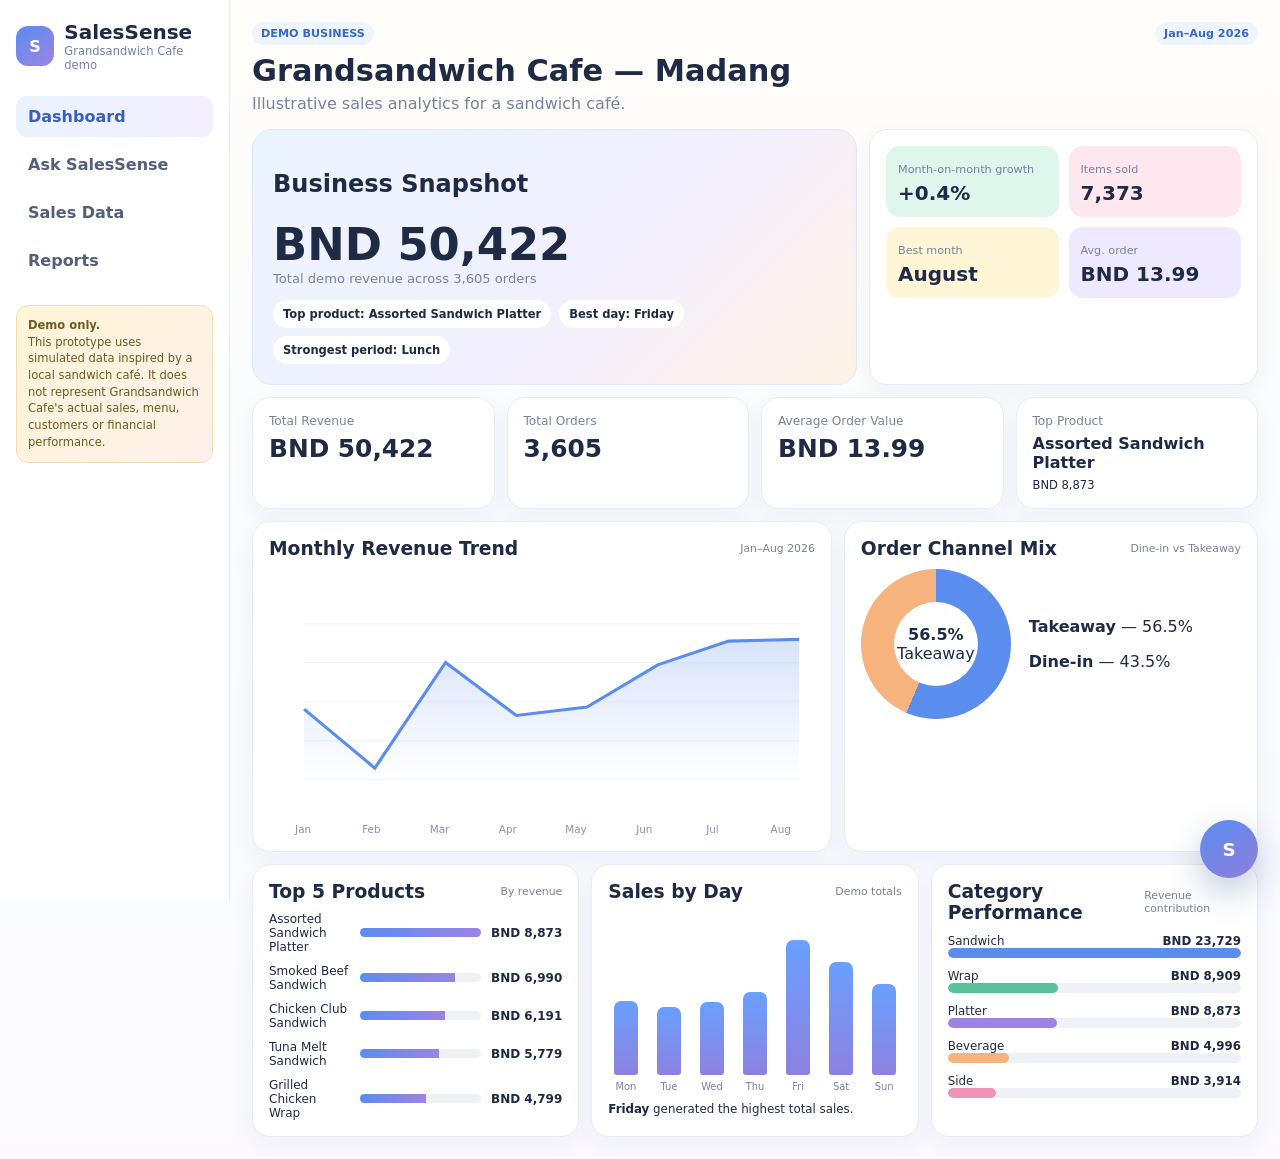
<file: index.html>
<!doctype html>
<html lang="en">
<head>
<meta charset="utf-8">
<meta name="viewport" content="width=device-width,initial-scale=1,maximum-scale=1">
<title>SalesSense — Grandsandwich Demo</title>
<style>
:root{
  --bg:#f7f8fc;--text:#1f2a44;--muted:#77839a;--line:#e8edf4;
  --blue:#5b8def;--green:#59c29d;--purple:#9c83e4;--peach:#f6b37d;
  --wa:#dcf8c6;--shadow:0 12px 32px rgba(42,60,95,.12);
}
*{box-sizing:border-box} html{scroll-behavior:smooth}
body{margin:0;font-family:Inter,system-ui,-apple-system,BlinkMacSystemFont,"Segoe UI",sans-serif;background:linear-gradient(180deg,#fffdf9,#f8fbff 52%,#fbf9ff);color:var(--text);overflow-x:hidden}
button,input{font:inherit} button{cursor:pointer}
.shell{display:flex;min-height:100vh}
aside{width:230px;background:#fff;border-right:1px solid var(--line);padding:20px 16px;position:fixed;inset:0 auto 0 0;z-index:40}
.brand-row{display:flex;gap:10px;align-items:center}.logo{width:40px;height:40px;border-radius:12px;background:linear-gradient(145deg,#5b8def,#9c83e4);color:#fff;display:grid;place-items:center;font-weight:900}
.brand{font-size:1.25rem;font-weight:900}.sub{font-size:.72rem;color:var(--muted)}
nav{display:grid;gap:7px;margin-top:24px}nav button{border:0;background:transparent;text-align:left;padding:11px 12px;border-radius:11px;color:#526079;font-weight:650}
nav button.active,nav button:hover{background:linear-gradient(90deg,#eaf2ff,#f4efff);color:#375fbd}
.note{margin-top:24px;background:linear-gradient(135deg,#fff5d7,#fff1eb);border:1px solid #f4ddb0;padding:11px;border-radius:12px;font-size:.72rem;color:#725a22;line-height:1.45}
main{margin-left:230px;width:calc(100% - 230px);padding:22px;min-width:0}.page{display:none}.page.active{display:block}
header{display:flex;justify-content:space-between;gap:16px;align-items:flex-start;margin-bottom:16px}h1{margin:0;font-size:1.9rem}header p{margin:6px 0 0;color:var(--muted)}
.badge{display:inline-block;background:#eef5ff;color:#3768c7;padding:5px 9px;border-radius:999px;font-size:.7rem;font-weight:800}
.hero-strip{display:grid;grid-template-columns:1.4fr .9fr;gap:12px;margin-bottom:12px}
.hero-card{background:linear-gradient(135deg,#eaf5ff 0%,#f2efff 55%,#fff3e6 100%);border:1px solid #e2e9f5;border-radius:20px;padding:20px}
.hero-number{font-size:2.8rem;font-weight:900}.hero-sub{color:var(--muted);font-size:.82rem}
.hero-bullets{display:flex;flex-wrap:wrap;gap:8px;margin-top:14px}.pill{padding:7px 10px;border-radius:999px;font-size:.72rem;font-weight:700;background:#fff}
.snapshot-card,.card{background:#fff;border:1px solid var(--line);border-radius:18px;padding:16px;box-shadow:0 8px 24px rgba(45,62,95,.05);min-width:0}
.snapshot-grid{display:grid;grid-template-columns:1fr 1fr;gap:10px}.snapshot-box{border-radius:14px;padding:12px}.snapshot-box span{font-size:.7rem;color:var(--muted)}.snapshot-box b{display:block;font-size:1.25rem;margin-top:4px}
.sg{background:#dff6ec}.sp{background:#ffe7f0}.sy{background:#fff6d7}.sl{background:#eee9ff}
.grid4{display:grid;grid-template-columns:repeat(4,1fr);gap:12px}.label{font-size:.76rem;color:var(--muted)}.value{font-size:1.55rem;font-weight:900;margin-top:6px}.delta{font-size:.72rem;margin-top:6px}
.two{display:grid;grid-template-columns:1.4fr 1fr;gap:12px;margin-top:12px}.three{display:grid;grid-template-columns:repeat(3,1fr);gap:12px;margin-top:12px}
.section-title{display:flex;justify-content:space-between;align-items:center;margin-bottom:10px}.section-title h3{margin:0}.small-muted{font-size:.68rem;color:var(--muted)}
.bar{height:10px;background:#eef2f7;border-radius:99px;overflow:hidden}.bar i{display:block;height:100%;border-radius:99px}
.product-bars{display:grid;gap:10px}.product-row{display:grid;grid-template-columns:1.35fr 2fr auto;gap:10px;align-items:center;font-size:.75rem}.pbar{height:9px;background:#eef2f7;border-radius:99px;overflow:hidden}.pbar i{display:block;height:100%;background:linear-gradient(90deg,#5b8def,#9c83e4)}
.daybars{display:grid;grid-template-columns:repeat(7,1fr);gap:8px;align-items:end;height:180px}.daycol{display:flex;flex-direction:column;justify-content:flex-end;align-items:center;height:100%;gap:6px}.daybar{width:24px;border-radius:7px 7px 3px 3px;background:linear-gradient(180deg,#6aa0ff,#8d81df)}.daycol span{font-size:.62rem;color:var(--muted)}
.donut-wrap{display:flex;gap:18px;align-items:center}.donut{width:150px;height:150px;border-radius:50%;background:conic-gradient(var(--blue) 0 56.5%,var(--peach) 56.5% 100%);position:relative}.donut:after{content:"";position:absolute;inset:33px;background:#fff;border-radius:50%}.donut-center{position:absolute;inset:0;z-index:2;display:grid;place-content:center;text-align:center}
table{width:100%;border-collapse:collapse;font-size:.76rem}th,td{padding:8px;border-bottom:1px solid #eef2f6;text-align:left}th{color:#59677d}
.data-scroll{overflow-x:auto}

/* WhatsApp-style conversational assistant */
.chat-page-layout{display:grid;grid-template-columns:minmax(0,1.5fr) minmax(280px,.6fr);gap:14px}
.chat-window{background:#efeae2;border:1px solid #e2ded6;border-radius:20px;min-height:650px;display:flex;flex-direction:column;overflow:hidden;box-shadow:var(--shadow)}
.chat-head{background:#fff;padding:13px 16px;border-bottom:1px solid #e5e5e5;display:flex;gap:10px;align-items:center}
.bot-avatar{width:38px;height:38px;border-radius:50%;background:linear-gradient(145deg,#5b8def,#9c83e4);color:#fff;display:grid;place-items:center;font-weight:900}.chat-head small{color:var(--muted)}
.messages{padding:16px;display:flex;flex-direction:column;gap:9px;flex:1;overflow:auto;max-height:540px;background-image:radial-gradient(rgba(120,120,120,.06) 1px,transparent 1px);background-size:18px 18px}
.msg{max-width:82%;padding:10px 12px;border-radius:10px;box-shadow:0 1px 2px rgba(0,0,0,.06);font-size:.82rem;line-height:1.45}
.msg.user{align-self:flex-end;background:var(--wa);border-bottom-right-radius:3px}.msg.bot{align-self:flex-start;background:#fff;border-bottom-left-radius:3px}.msg-time{display:block;text-align:right;font-size:.58rem;color:#8a8a8a;margin-top:5px}
.msg-chart{margin-top:9px;background:#f8f9fb;border-radius:10px;padding:9px;border:1px solid #edf0f4}.mini-bars{display:grid;gap:7px}.mini-row{display:grid;grid-template-columns:1.3fr 2fr auto;gap:7px;align-items:center;font-size:.68rem}.mini-track{height:7px;background:#e9edf4;border-radius:99px;overflow:hidden}.mini-track i{display:block;height:100%;background:linear-gradient(90deg,#5b8def,#9c83e4)}
.chat-compose{background:#f7f7f7;border-top:1px solid #ddd;padding:10px;display:flex;gap:8px}.chat-compose input{flex:1;border:1px solid #ddd;border-radius:999px;padding:11px 14px;background:#fff;min-width:0}.send-btn{border:0;min-width:58px;height:42px;padding:0 14px;border-radius:999px;background:#5b8def;color:#fff;font-weight:800;font-size:.72rem}
.suggest-card{background:#fff;border:1px solid var(--line);border-radius:18px;padding:16px}.suggest-list{display:grid;gap:8px}.suggest-btn{border:1px solid #dae4f4;background:#f9fbff;color:#385274;text-align:left;border-radius:11px;padding:10px;font-size:.75rem}.followups{display:flex;flex-wrap:wrap;gap:6px;margin-top:8px}.followup{border:1px solid #dce5f3;background:#fff;color:#45617f;border-radius:999px;padding:6px 9px;font-size:.66rem}
.typing{display:none;align-self:flex-start;background:#fff;padding:9px 12px;border-radius:10px;color:#8b8b8b;font-size:.72rem}.typing.show{display:block}

/* Floating chat on every page */
.fab{position:fixed;right:22px;bottom:22px;z-index:100;width:58px;height:58px;border:0;border-radius:50%;background:linear-gradient(145deg,#5b8def,#8f7edb);color:#fff;box-shadow:0 14px 34px rgba(65,89,145,.32);font-size:1.15rem;font-weight:900}
.popchat{position:fixed;right:22px;bottom:92px;z-index:99;width:350px;max-width:calc(100vw - 24px);height:520px;background:#efeae2;border:1px solid #ddd;border-radius:20px;box-shadow:0 24px 60px rgba(28,38,70,.28);display:none;overflow:hidden}
.popchat.open{display:flex;flex-direction:column}.popchat .messages{max-height:none;padding:12px}.popchat .msg{font-size:.76rem;max-width:87%}.close-chat{margin-left:auto;border:0;background:#f2f3f6;width:30px;height:30px;border-radius:50%}.open-full{border:0;background:#edf4ff;color:#4067ad;border-radius:999px;padding:6px 9px;font-size:.65rem;font-weight:700}

/* Responsive */
@media(max-width:1000px){.chat-page-layout{grid-template-columns:1fr}.suggest-card{order:-1}}
@media(max-width:900px){
  aside{position:sticky;top:0;width:100%;border-right:0;border-bottom:1px solid var(--line);padding:10px 12px;z-index:80}.shell{display:block}main{margin-left:0;width:100%;padding:14px}
  nav{display:flex;overflow-x:auto;margin-top:8px;gap:7px;scrollbar-width:none}nav::-webkit-scrollbar{display:none}nav button{white-space:nowrap;flex:0 0 auto;border:1px solid #e9edf4;background:#fff;padding:9px 10px;font-size:.75rem}.note{display:none}
  .hero-strip,.two,.three{grid-template-columns:1fr}.grid4{grid-template-columns:1fr 1fr}.chat-window{min-height:600px}
}
@media(max-width:560px){
  main{padding:10px}header{display:block}h1{font-size:1.5rem}.grid4{grid-template-columns:1fr}.snapshot-grid{grid-template-columns:1fr 1fr}.hero-number{font-size:2.25rem}
  .donut-wrap{flex-direction:column;align-items:flex-start}.product-row{grid-template-columns:1fr;gap:4px}.msg{max-width:90%}.chat-window{min-height:calc(100vh - 180px);border-radius:14px}
  .popchat{right:8px;bottom:78px;width:calc(100vw - 16px);height:68vh;border-radius:16px}.fab{right:14px;bottom:14px;width:54px;height:54px}
}
</style>
</head>
<body>
<div class="shell">
<aside>
  <div class="brand-row"><div class="logo">S</div><div><div class="brand">SalesSense</div><div class="sub">Grandsandwich Cafe demo</div></div></div>
  <nav>
    <button class="active" data-page="dash">Dashboard</button>
    <button data-page="ask">Ask SalesSense</button>
    <button data-page="data">Sales Data</button>
    <button data-page="reports">Reports</button>
  </nav>
  <div class="note"><b>Demo only.</b><br>This prototype uses simulated data inspired by a local sandwich café. It does not represent Grandsandwich Cafe's actual sales, menu, customers or financial performance.</div>
</aside>

<main>
<section id="dash" class="page active">
<header><div><span class="badge">DEMO BUSINESS</span><h1 style="margin-top:8px">Grandsandwich Cafe — Madang</h1><p>Illustrative sales analytics for a sandwich café.</p></div><span class="badge">Jan–Aug 2026</span></header>
<div class="hero-strip">
  <div class="hero-card"><h2>Business Snapshot</h2><div class="hero-number">BND 50,422</div><div class="hero-sub">Total demo revenue across 3,605 orders</div><div class="hero-bullets"><span class="pill">Top product: Assorted Sandwich Platter</span><span class="pill">Best day: Friday</span><span class="pill">Strongest period: Lunch</span></div></div>
  <div class="snapshot-card"><div class="snapshot-grid"><div class="snapshot-box sg"><span>Month-on-month growth</span><b>+0.4%</b></div><div class="snapshot-box sp"><span>Items sold</span><b>7,373</b></div><div class="snapshot-box sy"><span>Best month</span><b>August</b></div><div class="snapshot-box sl"><span>Avg. order</span><b>BND 13.99</b></div></div></div>
</div>
<div class="grid4">
  <div class="card"><div class="label">Total Revenue</div><div class="value">BND 50,422</div></div>
  <div class="card"><div class="label">Total Orders</div><div class="value">3,605</div></div>
  <div class="card"><div class="label">Average Order Value</div><div class="value">BND 13.99</div></div>
  <div class="card"><div class="label">Top Product</div><div class="value" style="font-size:1rem">Assorted Sandwich Platter</div><div class="delta">BND 8,873</div></div>
</div>
<div class="two">
  <div class="card"><div class="section-title"><h3>Monthly Revenue Trend</h3><span class="small-muted">Jan–Aug 2026</span></div><svg viewBox="0 0 700 260" style="width:100%;height:250px"><defs><linearGradient id="areaG" x1="0" x2="0" y1="0" y2="1"><stop offset="0%" stop-color="#5b8def" stop-opacity=".24"/><stop offset="100%" stop-color="#5b8def" stop-opacity="0"/></linearGradient></defs><g stroke="#e9eef5"><line x1="45" y1="40" x2="680" y2="40"/><line x1="45" y1="90" x2="680" y2="90"/><line x1="45" y1="140" x2="680" y2="140"/><line x1="45" y1="190" x2="680" y2="190"/><line x1="45" y1="240" x2="680" y2="240"/></g><path id="area" fill="url(#areaG)"></path><polyline id="trend" fill="none" stroke="#5b8def" stroke-width="4"></polyline></svg><div id="monthLabels" style="display:grid;grid-template-columns:repeat(8,1fr);font-size:.65rem;color:#8793a5;text-align:center"></div></div>
  <div class="card"><div class="section-title"><h3>Order Channel Mix</h3><span class="small-muted">Dine-in vs Takeaway</span></div><div class="donut-wrap"><div class="donut"><div class="donut-center"><b>56.5%</b><span>Takeaway</span></div></div><div><p><b>Takeaway</b> — 56.5%</p><p><b>Dine-in</b> — 43.5%</p></div></div></div>
</div>
<div class="three">
  <div class="card"><div class="section-title"><h3>Top 5 Products</h3><span class="small-muted">By revenue</span></div><div id="productBars" class="product-bars"></div></div>
  <div class="card"><div class="section-title"><h3>Sales by Day</h3><span class="small-muted">Demo totals</span></div><div id="dayBars" class="daybars"></div><div style="margin-top:10px;font-size:.74rem"><b>Friday</b> generated the highest total sales.</div></div>
  <div class="card"><div class="section-title"><h3>Category Performance</h3><span class="small-muted">Revenue contribution</span></div><div id="categoryBars"></div></div>
</div>
</section>

<section id="ask" class="page">
<header><div><span class="badge">CONVERSATIONAL ANALYTICS</span><h1 style="margin-top:8px">Ask SalesSense</h1><p>A professional conversational assistant with follow-up questions, mini charts and gentle investigation suggestions.</p></div></header>
<div class="chat-page-layout">
  <div class="chat-window">
    <div class="chat-head"><div class="bot-avatar">S</div><div><b>SalesSense</b><br><small>Business analytics assistant • Demo data</small></div></div>
    <div id="fullMessages" class="messages">
      <div class="msg bot">Good morning. I can help you explore the Grandsandwich demo sales data. What would you like to understand?<span class="msg-time">09:41</span></div>
      <div class="msg user">Which product performed best?<span class="msg-time">09:42</span></div>
      <div id="starterBot" class="msg bot"></div>
    </div>
    <div id="fullTyping" class="typing">SalesSense is analysing the demo data…</div>
    <div class="chat-compose"><input id="fullInput" placeholder="Ask SalesSense about your sales..."><button class="send-btn" id="fullSend">Send</button></div>
  </div>
  <div class="suggest-card">
    <h3>Suggested questions</h3>
    <p style="color:var(--muted);font-size:.76rem">Try one of these to explore the demo conversationally.</p>
    <div class="suggest-list">
      <button class="suggest-btn ask-prompt">What was my best month?</button>
      <button class="suggest-btn ask-prompt">Which product is underperforming?</button>
      <button class="suggest-btn ask-prompt">Compare dine-in and takeaway</button>
      <button class="suggest-btn ask-prompt">When are my busiest periods?</button>
      <button class="suggest-btn ask-prompt">What should I investigate next?</button>
      <button class="suggest-btn ask-prompt">Compare the top two products</button>
    </div>
    <div style="margin-top:14px;padding:11px;background:#fff7e5;border-radius:12px;font-size:.7rem;color:#715b28"><b>Prototype behaviour:</b> SalesSense explains patterns and suggests areas worth investigating. It does not make autonomous business decisions.</div>
  </div>
</div>
</section>

<section id="data" class="page">
<header><div><span class="badge">SYNTHETIC DATA</span><h1 style="margin-top:8px">Sales Data</h1><p>Preview of the simulated dataset used for the concept prototype.</p></div></header>
<div class="card data-scroll"><table><thead><tr><th>Order</th><th>Date</th><th>Time</th><th>Channel</th><th>Product</th><th>Qty</th><th>Revenue</th></tr></thead><tbody><tr><td>10001</td><td>2026-01-01</td><td>20:40</td><td>Takeaway</td><td>Assorted Sandwich Platter</td><td>1</td><td>BND 28.00</td></tr><tr><td>10002</td><td>2026-01-01</td><td>10:00</td><td>Takeaway</td><td>Assorted Sandwich Platter</td><td>1</td><td>BND 28.00</td></tr><tr><td>10002</td><td>2026-01-01</td><td>10:00</td><td>Takeaway</td><td>French Fries</td><td>1</td><td>BND 3.50</td></tr><tr><td>10003</td><td>2026-01-01</td><td>10:40</td><td>Takeaway</td><td>Iced Coffee</td><td>1</td><td>BND 3.80</td></tr><tr><td>10003</td><td>2026-01-01</td><td>10:40</td><td>Takeaway</td><td>Assorted Sandwich Platter</td><td>1</td><td>BND 28.00</td></tr><tr><td>10004</td><td>2026-01-01</td><td>13:20</td><td>Takeaway</td><td>Tuna Melt Sandwich</td><td>1</td><td>BND 7.00</td></tr><tr><td>10005</td><td>2026-01-01</td><td>12:30</td><td>Dine-in</td><td>Egg Mayo Sandwich</td><td>1</td><td>BND 6.00</td></tr><tr><td>10005</td><td>2026-01-01</td><td>12:30</td><td>Dine-in</td><td>Tuna Melt Sandwich</td><td>1</td><td>BND 7.00</td></tr><tr><td>10006</td><td>2026-01-01</td><td>14:10</td><td>Takeaway</td><td>Tuna Melt Sandwich</td><td>1</td><td>BND 7.00</td></tr><tr><td>10006</td><td>2026-01-01</td><td>14:10</td><td>Takeaway</td><td>Iced Coffee</td><td>1</td><td>BND 3.80</td></tr><tr><td>10007</td><td>2026-01-01</td><td>08:40</td><td>Dine-in</td><td>Hot Latte</td><td>1</td><td>BND 4.20</td></tr><tr><td>10008</td><td>2026-01-01</td><td>13:50</td><td>Takeaway</td><td>Smoked Beef Sandwich</td><td>1</td><td>BND 8.50</td></tr><tr><td>10009</td><td>2026-01-01</td><td>15:50</td><td>Takeaway</td><td>Veggie Wrap</td><td>1</td><td>BND 6.50</td></tr><tr><td>10009</td><td>2026-01-01</td><td>15:50</td><td>Takeaway</td><td>Tuna Melt Sandwich</td><td>1</td><td>BND 7.00</td></tr></tbody></table></div>
</section>


<section id="reports" class="page">
<header>
  <div>
    <span class="badge">DEMO REPORTS</span>
    <h1 style="margin-top:8px">Reports</h1>
    <p>Examples of the types of reports SalesSense could generate from uploaded sales data.</p>
  </div>
  <span class="badge">Illustrative only</span>
</header>

<div class="card" style="margin-bottom:12px;background:linear-gradient(135deg,#eef5ff,#f7f2ff)">
  <div class="section-title"><h3>What goes in a SalesSense report?</h3><span class="small-muted">Example structure</span></div>
  <p style="font-size:.82rem;line-height:1.6;margin-bottom:0">
    Each report can combine <b>key statistics</b>, <b>visual summaries</b>, <b>plain-language findings</b> and
    <b>areas worth investigating</b>. The examples below use the same simulated Grandsandwich-style dataset as this prototype.
  </p>
</div>

<div class="three">
  <div class="card" style="background:#eef5ff">
    <div style="font-size:1.7rem"></div>
    <h3>Monthly Sales Summary</h3>
    <p class="small-muted">Example report preview</p>
    <div style="display:grid;grid-template-columns:1fr 1fr;gap:8px;margin:12px 0">
      <div class="snapshot-box" style="background:#fff"><span>Total revenue</span><b>BND 50,422</b></div>
      <div class="snapshot-box" style="background:#fff"><span>Total orders</span><b>3,605</b></div>
      <div class="snapshot-box" style="background:#fff"><span>Avg. order</span><b>BND 13.99</b></div>
      <div class="snapshot-box" style="background:#fff"><span>Best month</span><b>August</b></div>
    </div>
    <p style="font-size:.76rem;line-height:1.5"><b>Example finding:</b> August recorded the highest monthly revenue at approximately BND 7,100. A full report could compare this with previous months and highlight changes in order volume and average order value.</p>
  </div>

  <div class="card" style="background:#eef9f4">
    <div style="font-size:1.7rem"></div>
    <h3>Product Performance Report</h3>
    <p class="small-muted">Example report preview</p>
    <div style="margin:12px 0">
      <div class="snapshot-box" style="background:#fff;margin-bottom:8px"><span>Highest revenue product</span><b style="font-size:1rem">Assorted Sandwich Platter</b><span>BND 8,873</span></div>
      <div class="snapshot-box" style="background:#fff"><span>Lowest revenue product</span><b style="font-size:1rem">Iced Lemon Tea</b><span>BND 1,173</span></div>
    </div>
    <p style="font-size:.76rem;line-height:1.5"><b>Example finding:</b> Assorted Sandwich Platter is the strongest product by revenue. The report could help a user compare high- and low-performing products before investigating factors such as demand, pricing or availability.</p>
  </div>

  <div class="card" style="background:#f5efff">
    <div style="font-size:1.7rem"></div>
    <h3>Business Insight Report</h3>
    <p class="small-muted">Example report preview</p>
    <div class="snapshot-box" style="background:#fff;margin:12px 0">
      <span>SalesSense highlights</span>
      <b style="font-size:1rem">Friday is the strongest day</b>
      <span>56.5% of demo orders are takeaway</span>
    </div>
    <p style="font-size:.76rem;line-height:1.5"><b>Example interpretation:</b> SalesSense could flag patterns that deserve further investigation, such as why Friday performs strongly or whether takeaway customers purchase a different mix of products.</p>
  </div>
</div>

<div class="two">
  <div class="card">
    <div class="section-title"><h3>Example report sections</h3><span class="small-muted">Suggested contents</span></div>
    <div style="display:grid;gap:8px;font-size:.78rem">
      <div class="snapshot-box sg"><b style="font-size:.9rem">1. Executive Summary</b><span>Short overview of the most important findings.</span></div>
      <div class="snapshot-box sy"><b style="font-size:.9rem">2. Key Performance Indicators</b><span>Revenue, orders, average order value and other selected KPIs.</span></div>
      <div class="snapshot-box sp"><b style="font-size:.9rem">3. Trends & Visualisations</b><span>Charts showing monthly, product, day and channel performance.</span></div>
      <div class="snapshot-box sl"><b style="font-size:.9rem">4. SalesSense Insights</b><span>Plain-language explanations and suggested areas for further investigation.</span></div>
    </div>
  </div>
  <div class="card">
    <div class="section-title"><h3>Example SalesSense summary</h3><span class="small-muted">Generated-style output</span></div>
    <div style="background:#f8f9fb;border:1px solid #edf0f4;border-radius:14px;padding:14px;font-size:.8rem;line-height:1.6">
      <b>SalesSense:</b><br><br>
      During the selected demo period, the business generated approximately <b>BND 50,422</b> from
      <b>3,605 orders</b>. <b>Assorted Sandwich Platter</b> was the strongest product by revenue, while
      <b>Friday</b> recorded the highest overall sales. These patterns may be useful starting points for examining
      product demand, customer ordering behaviour and busy trading periods.
    </div>
    <p class="small-muted" style="margin-top:10px">In the proposed full system, report content would be generated from the business data uploaded by the user.</p>
  </div>
</div>
</section>
</main>
</div>

<button id="fab" class="fab" aria-label="Open SalesSense">S</button>
<div id="popchat" class="popchat">
  <div class="chat-head"><div class="bot-avatar">S</div><div><b>SalesSense</b><br><small>Ask about the demo data</small></div><button id="openFull" class="open-full">Open full chat</button><button id="closeChat" class="close-chat">×</button></div>
  <div id="popMessages" class="messages"><div class="msg bot">Hello. What would you like to know about the sales data?<div class="followups"><button class="followup popup-prompt">Best product?</button><button class="followup popup-prompt">Best month?</button><button class="followup popup-prompt">Takeaway vs dine-in?</button></div></div></div>
  <div id="popTyping" class="typing">SalesSense is analysing…</div>
  <div class="chat-compose"><input id="popInput" placeholder="Ask a question..."><button id="popSend" class="send-btn">Send</button></div>
</div>

<script>
const facts={"topProduct": "Assorted Sandwich Platter", "topProductRevenue": 8873.2, "secondProduct": "Smoked Beef Sandwich", "secondProductRevenue": 6989.55, "lowestProduct": "Iced Lemon Tea", "lowestProductRevenue": 1172.75, "bestDay": "Friday", "bestMonth": "August", "bestMonthRevenue": 7100.32, "topDaypart": "Lunch", "takeawayPct": 56.5, "dineinPct": 43.5, "growth": 0.4, "aov": 13.99, "totalRevenue": 50421.63, "totalOrders": 3605};
const monthVals=[5965.91, 5006.22, 6725.82, 5862.61, 6000.49, 6687.04, 7073.22, 7100.32];
const monthLabels=["Jan", "Feb", "Mar", "Apr", "May", "Jun", "Jul", "Aug"];
const prod5=[["Assorted Sandwich Platter", 8873.2], ["Smoked Beef Sandwich", 6989.55], ["Chicken Club Sandwich", 6191.25], ["Tuna Melt Sandwich", 5778.5], ["Grilled Chicken Wrap", 4799.25]];
const dayItems=[["Monday", 5857.45], ["Tuesday", 5386.39], ["Wednesday", 5783.21], ["Thursday", 6529.68], ["Friday", 10699.2], ["Saturday", 8952.8], ["Sunday", 7212.9]];
const catItems=[["Sandwich", 23729.3], ["Wrap", 8909.2], ["Platter", 8873.2], ["Beverage", 4995.83], ["Side", 3914.1]];

function fmt(v){return Number(v).toLocaleString(undefined,{maximumFractionDigits:0})}
function money(v){return 'BND '+fmt(v)}

const maxM=Math.max(...monthVals),minM=Math.min(...monthVals);
const pts=monthVals.map((v,i)=>{const x=45+i*(635/(monthVals.length-1));const y=225-((v-minM)/(maxM-minM||1))*165;return [x,y]});
document.getElementById('trend').setAttribute('points',pts.map(p=>p.join(',')).join(' '));
document.getElementById('area').setAttribute('d','M '+pts.map(p=>p.join(' ')).join(' L ')+' L '+pts[pts.length-1][0]+' 240 L 45 240 Z');
document.getElementById('monthLabels').innerHTML=monthLabels.map(m=>`<span>${m}</span>`).join('');

const maxProd=Math.max(...prod5.map(x=>x[1]));
document.getElementById('productBars').innerHTML=prod5.map(([p,v])=>`<div class="product-row"><span>${p}</span><div class="pbar"><i style="width:${v/maxProd*100}%"></i></div><b>${money(v)}</b></div>`).join('');

const maxDay=Math.max(...dayItems.map(x=>x[1]));
document.getElementById('dayBars').innerHTML=dayItems.map(([d,v])=>`<div class="daycol"><div class="daybar" style="height:${v/maxDay*135}px"></div><span>${d.slice(0,3)}</span></div>`).join('');

const colors=['#5b8def','#59c29d','#9c83e4','#f6b37d','#ee94b4'];
const maxCat=Math.max(...catItems.map(x=>x[1]));
document.getElementById('categoryBars').innerHTML=catItems.map(([c,v],i)=>`<div style="margin:11px 0"><div style="display:flex;justify-content:space-between;font-size:.74rem"><span>${c}</span><b>${money(v)}</b></div><div class="bar"><i style="width:${v/maxCat*100}%;background:${colors[i%colors.length]}"></i></div></div>`).join('');

function productChart(){
  return `<div class="msg-chart"><div style="font-size:.68rem;font-weight:800;margin-bottom:7px">Top products by revenue</div><div class="mini-bars">${prod5.map(([name,v])=>`<div class="mini-row"><span>${name}</span><div class="mini-track"><i style="width:${v/maxProd*100}%"></i></div><b>${fmt(v)}</b></div>`).join('')}</div></div>`;
}

document.getElementById('starterBot').innerHTML=`<b>${facts.topProduct}</b> generated the highest revenue at approximately <b>${money(facts.topProductRevenue)}</b>.${productChart()}<div class="followups"><button class="followup dynamic-prompt">Compare the top two products</button><button class="followup dynamic-prompt">Which product is underperforming?</button></div><span class="msg-time">09:42</span>`;

function responseFor(q){
  const x=q.toLowerCase(); let text='',follow=[],chart='';
  if(x.includes('best product')||x.includes('top product')||x.includes('performed best')){
    text=`<b>${facts.topProduct}</b> generated the highest revenue at approximately <b>${money(facts.topProductRevenue)}</b>.`;chart=productChart();follow=['Compare the top two products','Which product is underperforming?'];
  }else if(x.includes('top two')||x.includes('compare the top')){
    text=`<b>${facts.topProduct}</b> leads <b>${facts.secondProduct}</b> by about <b>${money(facts.topProductRevenue-facts.secondProductRevenue)}</b> in revenue.`;chart=productChart();follow=['What should I investigate about the top product?','Show me the weakest product'];
  }else if(x.includes('underperform')||x.includes('weakest')||x.includes('lowest product')){
    text=`<b>${facts.lowestProduct}</b> generated the lowest revenue at approximately <b>${money(facts.lowestProductRevenue)}</b>. This does not automatically mean it should be removed; you may want to investigate demand, pricing, availability or promotion.`;follow=['Compare it with the top product','What should I investigate next?'];
  }else if(x.includes('best month')||x.includes('strongest month')){
    text=`The strongest month was <b>${facts.bestMonth}</b>, with approximately <b>${money(facts.bestMonthRevenue)}</b> in revenue.`;follow=['Why might sales have increased?','What was the latest growth rate?'];
  }else if(x.includes('growth')){
    text=`The latest month changed by <b>${facts.growth>0?'+':''}${facts.growth}%</b> compared with the previous month. A useful next step would be to compare product mix, order volume and customer channel.`;follow=['Which products may have contributed?','Compare dine-in and takeaway'];
  }else if(x.includes('dine')||x.includes('takeaway')||x.includes('channel')){
    text=`Takeaway represents about <b>${facts.takeawayPct}%</b> of orders, compared with <b>${facts.dineinPct}%</b> for dine-in. You may want to investigate whether the channels differ in average order value or product mix.`;follow=['Which channel should I investigate?','What should I investigate next?'];
  }else if(x.includes('busiest')||x.includes('period')||x.includes('time')){
    text=`<b>${facts.topDaypart}</b> is the strongest daypart, while <b>${facts.bestDay}</b> is the strongest day overall.`;follow=['Which products sell best then?','What should I investigate about staffing?'];
  }else if(x.includes('average')||x.includes('order value')){
    text=`The average order value is approximately <b>BND ${facts.aov.toFixed(2)}</b> across <b>${facts.totalOrders.toLocaleString()}</b> demo orders.`;follow=['Compare dine-in and takeaway','Which products may raise order value?'];
  }else if(x.includes('investigate next')||x.includes('recommend')||x.includes('suggest')){
    text=`I would investigate three areas first: <b>(1)</b> what drives ${facts.bestDay} performance, <b>(2)</b> why ${facts.topProduct} is much stronger than lower-performing products, and <b>(3)</b> whether takeaway orders have a distinct product mix or order value. These are investigation suggestions, not autonomous business decisions.`;follow=['Investigate Friday performance','Compare top and lowest products','Compare order channels'];
  }else if(x.includes('friday')||x.includes('best day')){
    text=`<b>${facts.bestDay}</b> generated the highest total revenue. To understand why, I would compare product mix, order count, average order value and daypart activity against other days.`;follow=['Which products sell best then?','When are my busiest periods?'];
  }else{
    text=`I can help explore product performance, monthly trends, order channels, busy periods and areas worth investigating. In a full implementation, SalesSense would interpret your question dynamically against uploaded business data.`;follow=['What was my best month?','Which product performed best?','What should I investigate next?'];
  }
  return {text,follow,chart};
}

function addUser(container,q){const e=document.createElement('div');e.className='msg user';e.innerHTML=q+'<span class="msg-time">now</span>';container.appendChild(e);container.scrollTop=container.scrollHeight}
function addBot(container,r){const e=document.createElement('div');e.className='msg bot';e.innerHTML=r.text+(r.chart||'')+(r.follow.length?`<div class="followups">${r.follow.map(f=>`<button class="followup dynamic-prompt">${f}</button>`).join('')}</div>`:'')+'<span class="msg-time">now</span>';container.appendChild(e);container.scrollTop=container.scrollHeight}
function send(input,container,typing){const q=input.value.trim();if(!q)return;addUser(container,q);input.value='';typing.classList.add('show');setTimeout(()=>{typing.classList.remove('show');addBot(container,responseFor(q));bindDynamic()},380)}

function goFull(){document.querySelectorAll('.page').forEach(p=>p.classList.remove('active'));document.getElementById('ask').classList.add('active');document.querySelectorAll('nav button').forEach(x=>x.classList.toggle('active',x.dataset.page==='ask'));document.getElementById('popchat').classList.remove('open');window.scrollTo({top:0,behavior:'smooth'})}

document.querySelectorAll('nav button').forEach(b=>b.onclick=()=>{document.querySelectorAll('.page').forEach(p=>p.classList.remove('active'));document.getElementById(b.dataset.page).classList.add('active');document.querySelectorAll('nav button').forEach(x=>x.classList.remove('active'));b.classList.add('active');window.scrollTo({top:0,behavior:'smooth'})});

document.getElementById('fullSend').onclick=()=>send(document.getElementById('fullInput'),document.getElementById('fullMessages'),document.getElementById('fullTyping'));
document.getElementById('fullInput').onkeydown=e=>{if(e.key==='Enter')document.getElementById('fullSend').click()};
document.querySelectorAll('.ask-prompt').forEach(b=>b.onclick=()=>{document.getElementById('fullInput').value=b.textContent;document.getElementById('fullSend').click()});

const pop=document.getElementById('popchat');
document.getElementById('fab').onclick=()=>pop.classList.toggle('open');
document.getElementById('closeChat').onclick=()=>pop.classList.remove('open');
document.getElementById('openFull').onclick=goFull;
document.getElementById('popSend').onclick=()=>send(document.getElementById('popInput'),document.getElementById('popMessages'),document.getElementById('popTyping'));
document.getElementById('popInput').onkeydown=e=>{if(e.key==='Enter')document.getElementById('popSend').click()};
document.querySelectorAll('.popup-prompt').forEach(b=>b.onclick=()=>{document.getElementById('popInput').value=b.textContent;document.getElementById('popSend').click()});

function bindDynamic(){document.querySelectorAll('.dynamic-prompt').forEach(b=>{b.onclick=()=>{if(document.getElementById('ask').classList.contains('active')){document.getElementById('fullInput').value=b.textContent;document.getElementById('fullSend').click()}else{document.getElementById('popInput').value=b.textContent;document.getElementById('popSend').click()}}})}
bindDynamic();
</script>
</body>
</html>
</file>
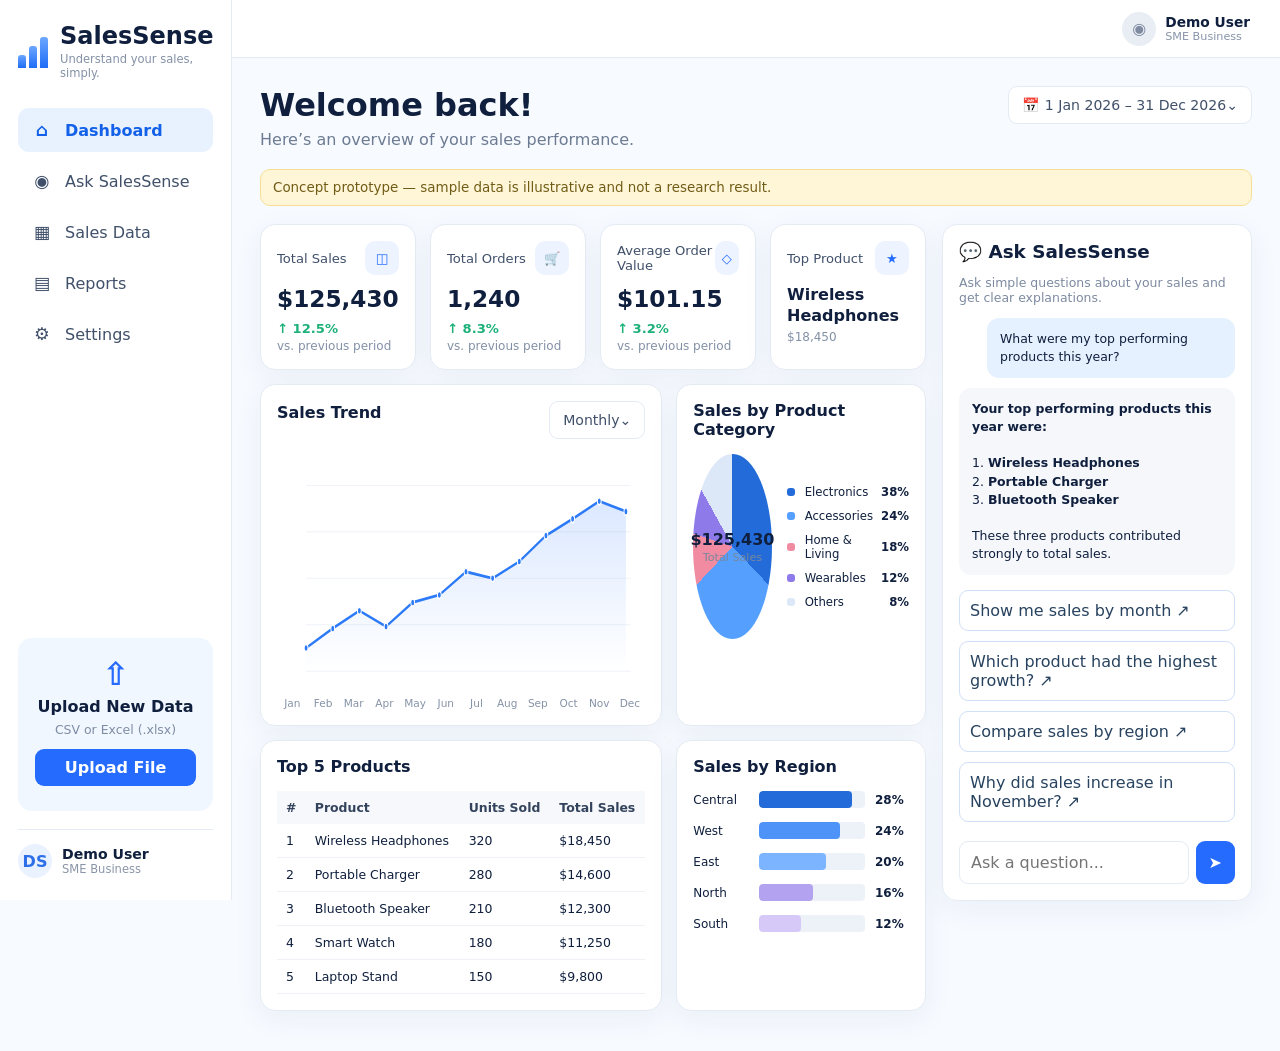
<file: SalesSense_Single_File_Prototype.html>
<!DOCTYPE html>
<html lang="en">
<head>
  <meta charset="UTF-8" />
  <meta name="viewport" content="width=device-width, initial-scale=1.0" />
  <title>SalesSense Prototype</title>
  <style>

:root{
  --bg:#f7faff;
  --card:#ffffff;
  --text:#0f1f3d;
  --muted:#6c7b92;
  --line:#e5ebf4;
  --blue:#246bfe;
  --blue2:#5f9cff;
  --green:#1db17a;
  --purple:#8f7aea;
  --pink:#ef8aa8;
  --shadow:0 8px 30px rgba(34,65,115,.06);
}
*{box-sizing:border-box}
body{margin:0;font-family:Inter,ui-sans-serif,system-ui,-apple-system,BlinkMacSystemFont,"Segoe UI",sans-serif;background:var(--bg);color:var(--text)}
button,input,select{font:inherit}
button{cursor:pointer}
.app-shell{display:flex;min-height:100vh}
.sidebar{position:fixed;left:0;top:0;bottom:0;width:232px;background:#fff;border-right:1px solid var(--line);padding:22px 18px;display:flex;flex-direction:column;z-index:20}
.brand{display:flex;gap:12px;align-items:center;margin-bottom:28px}
.brand-icon{display:flex;align-items:flex-end;gap:3px;width:36px;height:34px}
.brand-icon span{display:block;width:8px;border-radius:3px 3px 0 0;background:linear-gradient(180deg,#6ca7ff,#1f6df6)}
.brand-icon span:nth-child(1){height:13px}.brand-icon span:nth-child(2){height:22px}.brand-icon span:nth-child(3){height:31px}
.brand-name{font-size:1.5rem;font-weight:800}.brand-sub{font-size:.72rem;color:#8391a6;margin-top:2px}
.nav{display:grid;gap:7px}.nav-item{display:flex;align-items:center;gap:12px;padding:12px 13px;border:0;border-radius:11px;background:transparent;color:#40506a;text-align:left}
.nav-item:hover{background:#f3f7fd}.nav-item.active{background:#e8f2ff;color:#1261e8;font-weight:700}
.nav-icon{font-size:1.1rem;width:22px;text-align:center}
.sidebar-spacer{flex:1}
.upload-card{background:#f1f7ff;border-radius:14px;padding:17px;text-align:center;margin-bottom:18px}
.upload-icon{font-size:2rem;color:var(--blue);font-weight:700}.upload-title{font-weight:700;margin-top:4px}.upload-sub{font-size:.78rem;color:#7e8da4;margin:6px 0 12px}
.upload-btn{display:block;background:var(--blue);color:#fff;border-radius:9px;padding:9px 12px;font-weight:700}.upload-btn input{display:none}.file-name{font-size:.7rem;color:#51617a;margin-top:8px;word-break:break-word}
.profile{display:flex;align-items:center;gap:10px;border-top:1px solid var(--line);padding-top:14px}.avatar{width:34px;height:34px;border-radius:50%;background:#eaf2ff;color:#2d6fe8;display:grid;place-items:center;font-weight:800}.profile-name{font-size:.88rem;font-weight:700}.profile-sub{font-size:.72rem;color:#8995a8}
.main{margin-left:232px;width:calc(100% - 232px);min-height:100vh}
.topbar{height:58px;background:#fff;border-bottom:1px solid var(--line);display:flex;align-items:center;justify-content:flex-end;padding:0 30px;position:sticky;top:0;z-index:15}
.topbar-right{display:flex;align-items:center;gap:9px}.top-avatar{width:34px;height:34px;border-radius:50%;background:#e9edf4;display:grid;place-items:center;color:#7f8ba0}.top-name{font-size:.86rem;font-weight:700}.top-sub{font-size:.7rem;color:#8794a8}
.mobile-brand{display:none;font-weight:800}
.page{display:none;padding:28px 28px 40px}.active-page{display:block}
.page-head{display:flex;justify-content:space-between;align-items:flex-start;margin-bottom:20px}.page-head h1{margin:0;font-size:2rem}.page-head p{margin:6px 0 0;color:var(--muted)}
.date-pill,.mini-select{border:1px solid var(--line);background:#fff;border-radius:9px;padding:10px 13px;color:#40506a;font-size:.88rem}
.notice{background:#fff6d7;border:1px solid #f6df95;color:#715c17;border-radius:10px;padding:10px 12px;margin-bottom:18px;font-size:.84rem}
.dashboard-grid{display:grid;grid-template-columns:minmax(0,1fr) 310px;gap:16px}.content-column{min-width:0}
.kpi-grid{display:grid;grid-template-columns:repeat(4,minmax(0,1fr));gap:14px}.kpi-card,.card{background:#fff;border:1px solid var(--line);border-radius:15px;box-shadow:var(--shadow)}
.kpi-card{padding:16px;min-height:132px}.kpi-row{display:flex;justify-content:space-between;align-items:center;color:#40506a;font-size:.82rem}.icon-chip{width:34px;height:34px;border-radius:10px;background:#edf4ff;display:grid;place-items:center;color:var(--blue)}
.kpi-value{font-size:1.45rem;font-weight:800;margin-top:10px}.product-name{font-size:1rem;line-height:1.3}.kpi-up{color:var(--green);font-weight:800;margin-top:9px;font-size:.82rem}.muted{color:#8290a6;font-size:.75rem;margin-top:3px}
.chart-row,.bottom-row{display:grid;grid-template-columns:1.45fr .9fr;gap:14px;margin-top:14px}.card{padding:16px}.card h3{margin:0 0 15px;font-size:1rem}.card-title-row{display:flex;align-items:center;justify-content:space-between}
.line-chart{width:100%;height:260px}.grid-lines line{stroke:#e8edf5;stroke-width:1}.area{fill:url(#areaGradient)}.trend-line{fill:none;stroke:#2c7af7;stroke-width:3}.points circle{fill:#2c7af7;stroke:#fff;stroke-width:2}.month-labels{display:grid;grid-template-columns:repeat(12,1fr);font-size:.66rem;color:#8592a6;text-align:center;margin-top:-6px}
.donut-wrap{display:flex;align-items:center;justify-content:space-between;gap:15px}.donut{width:185px;height:185px;border-radius:50%;background:conic-gradient(#236bd8 0 38%,#55a0ff 38% 62%,#f08ba2 62% 80%,#8f7aea 80% 92%,#dce7f7 92% 100%);position:relative}.donut:after{content:"";position:absolute;inset:42px;background:#fff;border-radius:50%}.donut-center{position:absolute;inset:0;z-index:2;display:grid;place-content:center;text-align:center}.donut-center strong{font-size:1rem}.donut-center span{font-size:.7rem;color:#78879c;margin-top:2px}.legend{flex:1;display:grid;gap:10px;font-size:.73rem}.legend div{display:grid;grid-template-columns:10px 1fr auto;gap:8px;align-items:center}.dot{width:8px;height:8px;border-radius:3px}.d1{background:#236bd8}.d2{background:#55a0ff}.d3{background:#f08ba2}.d4{background:#8f7aea}.d5{background:#dce7f7}
.table-wrap{overflow-x:auto}table{width:100%;border-collapse:collapse;font-size:.78rem}th{background:#f6f8fc;color:#34435c;text-align:left;padding:9px}td{padding:9px;border-bottom:1px solid #eef2f7}.region-row{display:grid;grid-template-columns:56px 1fr 34px;gap:10px;align-items:center;margin:14px 0;font-size:.75rem}.bar-track{height:17px;background:#edf2f8;border-radius:4px;overflow:hidden}.bar{height:100%;border-radius:4px}.b1{background:#236bd8}.b2{background:#4d93f8}.b3{background:#7db4ff}.b4{background:#b3a2ef}.b5{background:#d7c9f7}
.ai-panel{align-self:start;position:sticky;top:74px}.ai-title{font-size:1.15rem;font-weight:800}.ai-sub{font-size:.78rem;color:#7d8aa0}.chat{border-radius:12px;padding:12px 13px;font-size:.78rem;line-height:1.45;margin:10px 0}.chat.user{background:#e6f1ff;margin-left:28px}.chat.ai{background:#f5f7fb}.suggestion{width:100%;text-align:left;background:#fff;border:1px solid #cfe0f7;border-radius:9px;padding:10px;margin:5px 0;color:#28435f}.suggestion:hover{background:#f5f9ff}.ask-box{display:flex;gap:7px;margin-top:14px}.ask-box input{flex:1;border:1px solid var(--line);border-radius:9px;padding:11px}.ask-box button{border:0;border-radius:9px;background:var(--blue);color:#fff;padding:0 13px}.ask-box.large{margin-top:18px}.chat-log{min-height:240px}.prompt-grid{display:grid;grid-template-columns:repeat(2,minmax(0,1fr));gap:10px}.prompt-chip{border:1px solid #dce7f7;background:#fff;border-radius:10px;padding:11px;text-align:left}
.ai-page-card{max-width:900px}.filter-row{display:grid;grid-template-columns:repeat(3,1fr);gap:12px;margin-bottom:14px}.filter-box{background:#fff;border:1px solid var(--line);border-radius:12px;padding:13px;color:#8390a4;font-size:.76rem}.filter-box strong{display:block;color:#243550;margin-top:5px}
.data-card{margin-bottom:14px}.upload-big{text-align:center;padding:35px}.upload-icon.big{font-size:3rem}.primary-btn,.secondary-btn{border:0;border-radius:9px;padding:10px 14px;font-weight:700}.primary-btn{background:var(--blue);color:#fff}.secondary-btn{background:#fff;border:1px solid var(--line);color:#30425e}
.report-grid{display:grid;grid-template-columns:repeat(3,1fr);gap:14px;margin-bottom:14px}.report-card{border-radius:15px;padding:20px;border:1px solid var(--line)}.report-card.blue{background:#eef6ff}.report-card.green{background:#effaf4}.report-card.purple{background:#f4efff}.report-icon{font-size:1.7rem}.report-card h3{margin:10px 0 6px}.report-card p{color:#64738a;font-size:.82rem}.status-ready{background:#eaf8f0;color:#14825d;padding:4px 8px;border-radius:999px;font-size:.7rem;font-weight:700}
.settings-grid{display:grid;grid-template-columns:1.2fr .8fr;gap:14px}.form-card{display:grid;gap:14px}.form-card label{font-size:.8rem;color:#4c5d75;display:grid;gap:6px}.form-card input,.form-card select{border:1px solid var(--line);border-radius:9px;padding:10px;background:#fff}.settings-side h3{margin-top:0}.toggle-row{display:flex;justify-content:space-between;gap:12px;padding:14px 0;border-bottom:1px solid #eef2f6;font-size:.82rem}.switch{width:42px;height:24px;border-radius:999px;background:#d6dde8;position:relative}.switch:after{content:"";position:absolute;width:18px;height:18px;border-radius:50%;background:#fff;top:3px;left:3px;box-shadow:0 1px 5px rgba(0,0,0,.1)}.switch.on{background:#2f7bf0}.switch.on:after{left:21px}
.toast{position:fixed;right:22px;bottom:22px;background:#12233f;color:#fff;padding:12px 16px;border-radius:10px;box-shadow:0 10px 30px rgba(10,25,50,.2);opacity:0;pointer-events:none;transform:translateY(10px);transition:.2s;z-index:100}.toast.show{opacity:1;transform:none}

@media(max-width:1150px){
  .dashboard-grid{grid-template-columns:1fr}.ai-panel{position:static}
  .kpi-grid{grid-template-columns:repeat(2,1fr)}
}
@media(max-width:860px){
  .sidebar{position:static;width:100%;height:auto;padding:12px;display:block;border-right:0;border-bottom:1px solid var(--line)}
  .brand{margin-bottom:10px}.nav{display:flex;overflow-x:auto}.nav-item{white-space:nowrap}.sidebar-spacer,.upload-card,.profile{display:none}
  .main{margin-left:0;width:100%}.topbar{display:none}.page{padding:18px}.chart-row,.bottom-row,.report-grid,.settings-grid{grid-template-columns:1fr}.kpi-grid{grid-template-columns:1fr 1fr}
  .page-head{gap:12px}.date-pill{display:none}.donut-wrap{justify-content:flex-start}.filter-row{grid-template-columns:1fr}
}
@media(max-width:560px){
  .kpi-grid{grid-template-columns:1fr}.prompt-grid{grid-template-columns:1fr}.page-head h1{font-size:1.55rem}.donut-wrap{flex-direction:column;align-items:flex-start}.month-labels{font-size:.55rem}
}


/* =========================================================
   SalesSense responsive mobile enhancements
   ========================================================= */

.mobile-nav-label,
.mobile-tip { display:none; }

.content-column,
.card,
.kpi-card,
.ai-panel,
.table-card,
.region-card,
.chart-card,
.donut-card { min-width:0; }

svg, img { max-width:100%; }

.table-wrap {
    width:100%;
    overflow-x:auto;
    -webkit-overflow-scrolling:touch;
}

/* Tablet */
@media (max-width:1050px) {
    .dashboard-grid { grid-template-columns:1fr; }
    .ai-panel { position:static; top:auto; }
    .chart-row,
    .bottom-row { grid-template-columns:1fr 1fr; }
}

/* Phones and small tablets */
@media (max-width:760px) {
    body { overflow-x:hidden; }

    .app-shell {
        display:block;
        min-height:100vh;
    }

    .sidebar {
        position:sticky;
        top:0;
        left:auto;
        bottom:auto;
        width:100%;
        height:auto;
        padding:10px 12px 8px;
        display:block;
        background:rgba(255,255,255,.98);
        border-right:0;
        border-bottom:1px solid var(--line);
        z-index:50;
        backdrop-filter:blur(10px);
    }

    .brand {
        margin:0 0 8px;
        gap:9px;
    }
    .brand-icon {
        width:27px;
        height:27px;
    }
    .brand-icon span { width:6px; }
    .brand-icon span:nth-child(1){height:10px}
    .brand-icon span:nth-child(2){height:17px}
    .brand-icon span:nth-child(3){height:24px}
    .brand-name { font-size:1.05rem; }
    .brand-sub {
        font-size:.62rem;
        max-width:none;
    }

    .mobile-nav-label {
        display:block;
        font-size:.66rem;
        color:#8490a4;
        margin:2px 0 5px;
    }

    .nav {
        display:flex;
        gap:7px;
        overflow-x:auto;
        padding-bottom:3px;
        scrollbar-width:none;
        -webkit-overflow-scrolling:touch;
    }
    .nav::-webkit-scrollbar { display:none; }

    .nav-item {
        flex:0 0 auto;
        min-height:42px;
        padding:9px 11px;
        border:1px solid #e7edf6;
        border-radius:10px;
        background:#fff;
        white-space:nowrap;
        font-size:.78rem;
    }
    .nav-item.active {
        background:#e8f2ff;
        border-color:#cddffc;
    }
    .nav-icon {
        width:auto;
        font-size:.9rem;
    }

    .sidebar-spacer,
    .sidebar > .upload-card,
    .sidebar > .profile {
        display:none;
    }

    .main {
        margin-left:0;
        width:100%;
        min-width:0;
    }

    .topbar { display:none; }

    .page {
        padding:15px 12px 28px;
    }

    .page-head {
        display:block;
        margin-bottom:14px;
    }
    .page-head h1 { font-size:1.55rem; }
    .page-head p {
        font-size:.88rem;
        line-height:1.45;
    }
    .date-pill { display:none; }

    .notice {
        font-size:.74rem;
        line-height:1.4;
        padding:9px 10px;
        margin-bottom:8px;
    }
    .mobile-tip {
        display:block;
        color:#738197;
        font-size:.7rem;
        margin:0 0 13px;
    }

    .kpi-grid {
        grid-template-columns:repeat(2,minmax(0,1fr));
        gap:9px;
    }
    .kpi-card {
        min-height:112px;
        padding:13px;
        border-radius:14px;
    }
    .kpi-label { font-size:.72rem; }
    .kpi-value {
        font-size:1.15rem;
        overflow-wrap:anywhere;
    }
    .product-name { font-size:.85rem; }
    .kpi-delta,
    .kpi-muted { font-size:.68rem; }

    .dashboard-grid,
    .chart-row,
    .bottom-row,
    .report-grid,
    .settings-grid,
    .filter-row {
        grid-template-columns:1fr;
        gap:10px;
    }

    .card {
        border-radius:14px;
        padding:13px;
    }
    .card h3 { font-size:.95rem; }

    .line-chart { height:220px; }
    .month-labels {
        font-size:.55rem;
        gap:0;
    }
    .mini-select {
        font-size:.68rem;
        padding:7px 9px;
    }

    .donut-wrap {
        flex-direction:column;
        align-items:center;
        gap:12px;
    }
    .donut {
        width:165px;
        height:165px;
    }
    .donut:after { inset:38px; }
    .legend { width:100%; }

    table {
        min-width:560px;
        font-size:.72rem;
    }
    th, td { white-space:nowrap; }

    .region-row {
        grid-template-columns:54px minmax(0,1fr) 30px;
        gap:7px;
    }

    .ai-panel { position:static; }
    .chat {
        max-width:94%;
        font-size:.76rem;
    }
    .chat.user { margin-left:18px; }
    .prompt-grid { grid-template-columns:1fr; }
    .prompt-chip,
    .suggestion {
        min-height:44px;
        font-size:.76rem;
    }
    .ask-box { gap:6px; }
    .ask-box input {
        min-width:0;
        font-size:.8rem;
    }
    .ask-box button {
        min-width:46px;
        min-height:44px;
    }

    .filter-box { min-height:64px; }

    .report-card { padding:16px; }
    .form-card input,
    .form-card select,
    .primary-btn,
    .secondary-btn {
        min-height:44px;
    }
}

/* Very small phones */
@media (max-width:420px) {
    .page {
        padding-left:10px;
        padding-right:10px;
    }
    .kpi-grid { grid-template-columns:1fr; }
    .kpi-card { min-height:auto; }
    .page-head h1 { font-size:1.4rem; }
    .month-labels span:nth-child(even) { display:none; }
}

</style>
</head>
<body>
  <div class="app-shell">
    <aside class="sidebar">
      <div class="brand">
        <div class="brand-icon">
          <span></span><span></span><span></span>
        </div>
        <div>
          <div class="brand-name">SalesSense</div>
          <div class="brand-sub">Understand your sales, simply.</div>
        </div>
      </div>

      <div class="mobile-nav-label">Explore SalesSense</div>
      <nav class="nav">
        <button class="nav-item active" data-page="dashboard">
          <span class="nav-icon">⌂</span><span>Dashboard</span>
        </button>
        <button class="nav-item" data-page="ask-ai">
          <span class="nav-icon">◉</span><span>Ask SalesSense</span>
        </button>
        <button class="nav-item" data-page="sales-data">
          <span class="nav-icon">▦</span><span>Sales Data</span>
        </button>
        <button class="nav-item" data-page="reports">
          <span class="nav-icon">▤</span><span>Reports</span>
        </button>
        <button class="nav-item" data-page="settings">
          <span class="nav-icon">⚙</span><span>Settings</span>
        </button>
      </nav>

      <div class="sidebar-spacer"></div>

      <div class="upload-card">
        <div class="upload-icon">⇧</div>
        <div class="upload-title">Upload New Data</div>
        <div class="upload-sub">CSV or Excel (.xlsx)</div>
        <label class="upload-btn">
          Upload File
          <input id="file-input" type="file" accept=".csv,.xlsx,.xls" />
        </label>
        <div id="file-name" class="file-name"></div>
      </div>

      <div class="profile">
        <div class="avatar">DS</div>
        <div>
          <div class="profile-name">Demo User</div>
          <div class="profile-sub">SME Business</div>
        </div>
      </div>
    </aside>

    <main class="main">
      <div class="topbar">
        <div class="mobile-brand">SalesSense</div>
        <div class="topbar-right">
          <div class="top-avatar">◉</div>
          <div>
            <div class="top-name">Demo User</div>
            <div class="top-sub">SME Business</div>
          </div>
        </div>
      </div>

      <section id="dashboard" class="page active-page">
        <div class="page-head">
          <div>
            <h1>Welcome back!</h1>
            <p>Here’s an overview of your sales performance.</p>
          </div>
          <div class="date-pill">📅 1 Jan 2026 – 31 Dec 2026⌄</div>
        </div>

        <div class="notice">Concept prototype — sample data is illustrative and not a research result.</div>
<div class="mobile-tip">Swipe the menu above to explore the prototype.</div>

        <div class="dashboard-grid">
          <div class="content-column">
            <div class="kpi-grid">
              <div class="kpi-card">
                <div class="kpi-row"><span>Total Sales</span><div class="icon-chip">◫</div></div>
                <div class="kpi-value">$125,430</div>
                <div class="kpi-up">↑ 12.5%</div>
                <div class="muted">vs. previous period</div>
              </div>
              <div class="kpi-card">
                <div class="kpi-row"><span>Total Orders</span><div class="icon-chip">🛒</div></div>
                <div class="kpi-value">1,240</div>
                <div class="kpi-up">↑ 8.3%</div>
                <div class="muted">vs. previous period</div>
              </div>
              <div class="kpi-card">
                <div class="kpi-row"><span>Average Order Value</span><div class="icon-chip">◇</div></div>
                <div class="kpi-value">$101.15</div>
                <div class="kpi-up">↑ 3.2%</div>
                <div class="muted">vs. previous period</div>
              </div>
              <div class="kpi-card">
                <div class="kpi-row"><span>Top Product</span><div class="icon-chip">★</div></div>
                <div class="kpi-value product-name">Wireless Headphones</div>
                <div class="muted">$18,450</div>
              </div>
            </div>

            <div class="chart-row">
              <div class="card chart-card">
                <div class="card-title-row">
                  <h3>Sales Trend</h3>
                  <div class="mini-select">Monthly⌄</div>
                </div>
                <svg class="line-chart" viewBox="0 0 760 280" preserveAspectRatio="none" aria-label="Sales trend chart">
                  <defs>
                    <linearGradient id="areaGradient" x1="0" x2="0" y1="0" y2="1">
                      <stop offset="0%" stop-color="#4c8cff" stop-opacity=".20"/>
                      <stop offset="100%" stop-color="#4c8cff" stop-opacity="0"/>
                    </linearGradient>
                  </defs>
                  <g class="grid-lines">
                    <line x1="60" y1="50" x2="730" y2="50"/>
                    <line x1="60" y1="100" x2="730" y2="100"/>
                    <line x1="60" y1="150" x2="730" y2="150"/>
                    <line x1="60" y1="200" x2="730" y2="200"/>
                    <line x1="60" y1="250" x2="730" y2="250"/>
                  </g>
                  <path class="area" d="M60 225 L115 204 L170 185 L225 202 L280 176 L335 168 L390 143 L445 150 L500 132 L555 104 L610 86 L665 67 L720 78 L720 250 L60 250 Z"/>
                  <polyline class="trend-line" points="60,225 115,204 170,185 225,202 280,176 335,168 390,143 445,150 500,132 555,104 610,86 665,67 720,78"/>
                  <g class="points">
                    <circle cx="60" cy="225" r="4"/><circle cx="115" cy="204" r="4"/><circle cx="170" cy="185" r="4"/>
                    <circle cx="225" cy="202" r="4"/><circle cx="280" cy="176" r="4"/><circle cx="335" cy="168" r="4"/>
                    <circle cx="390" cy="143" r="4"/><circle cx="445" cy="150" r="4"/><circle cx="500" cy="132" r="4"/>
                    <circle cx="555" cy="104" r="4"/><circle cx="610" cy="86" r="4"/><circle cx="665" cy="67" r="4"/>
                    <circle cx="720" cy="78" r="4"/>
                  </g>
                </svg>
                <div class="month-labels">
                  <span>Jan</span><span>Feb</span><span>Mar</span><span>Apr</span><span>May</span><span>Jun</span>
                  <span>Jul</span><span>Aug</span><span>Sep</span><span>Oct</span><span>Nov</span><span>Dec</span>
                </div>
              </div>

              <div class="card donut-card">
                <h3>Sales by Product Category</h3>
                <div class="donut-wrap">
                  <div class="donut">
                    <div class="donut-center">
                      <strong>$125,430</strong>
                      <span>Total Sales</span>
                    </div>
                  </div>
                  <div class="legend">
                    <div><span class="dot d1"></span>Electronics <b>38%</b></div>
                    <div><span class="dot d2"></span>Accessories <b>24%</b></div>
                    <div><span class="dot d3"></span>Home & Living <b>18%</b></div>
                    <div><span class="dot d4"></span>Wearables <b>12%</b></div>
                    <div><span class="dot d5"></span>Others <b>8%</b></div>
                  </div>
                </div>
              </div>
            </div>

            <div class="bottom-row">
              <div class="card table-card">
                <h3>Top 5 Products</h3>
                <div class="table-wrap">
                  <table>
                    <thead><tr><th>#</th><th>Product</th><th>Units Sold</th><th>Total Sales</th></tr></thead>
                    <tbody>
                      <tr><td>1</td><td>Wireless Headphones</td><td>320</td><td>$18,450</td></tr>
                      <tr><td>2</td><td>Portable Charger</td><td>280</td><td>$14,600</td></tr>
                      <tr><td>3</td><td>Bluetooth Speaker</td><td>210</td><td>$12,300</td></tr>
                      <tr><td>4</td><td>Smart Watch</td><td>180</td><td>$11,250</td></tr>
                      <tr><td>5</td><td>Laptop Stand</td><td>150</td><td>$9,800</td></tr>
                    </tbody>
                  </table>
                </div>
              </div>

              <div class="card region-card">
                <h3>Sales by Region</h3>
                <div class="region-row"><span>Central</span><div class="bar-track"><div class="bar b1" style="width:88%"></div></div><b>28%</b></div>
                <div class="region-row"><span>West</span><div class="bar-track"><div class="bar b2" style="width:76%"></div></div><b>24%</b></div>
                <div class="region-row"><span>East</span><div class="bar-track"><div class="bar b3" style="width:63%"></div></div><b>20%</b></div>
                <div class="region-row"><span>North</span><div class="bar-track"><div class="bar b4" style="width:51%"></div></div><b>16%</b></div>
                <div class="region-row"><span>South</span><div class="bar-track"><div class="bar b5" style="width:39%"></div></div><b>12%</b></div>
              </div>
            </div>
          </div>

          <aside class="ai-panel card">
            <div class="ai-title">💬 Ask SalesSense</div>
            <p class="ai-sub">Ask simple questions about your sales and get clear explanations.</p>
            <div class="chat user">What were my top performing products this year?</div>
            <div class="chat ai">
              <b>Your top performing products this year were:</b><br><br>
              1. <strong>Wireless Headphones</strong><br>
              2. <strong>Portable Charger</strong><br>
              3. <strong>Bluetooth Speaker</strong><br><br>
              These three products contributed strongly to total sales.
            </div>
            <button class="suggestion" data-q="Show me sales by month">Show me sales by month ↗</button>
            <button class="suggestion" data-q="Which product had the highest growth?">Which product had the highest growth? ↗</button>
            <button class="suggestion" data-q="Compare sales by region">Compare sales by region ↗</button>
            <button class="suggestion" data-q="Why did sales increase in November?">Why did sales increase in November? ↗</button>
            <div class="ask-box">
              <input id="quick-question" placeholder="Ask a question..." />
              <button id="quick-send">➤</button>
            </div>
          </aside>
        </div>
      </section>

      <section id="ask-ai" class="page">
        <div class="page-head">
          <div><h1>Ask SalesSense</h1><p>Explore your business data using simple questions.</p></div>
        </div>
        <div class="notice">Example guided interaction for the concept prototype.</div>
        <div class="card ai-page-card">
          <div id="chat-log" class="chat-log">
            <div class="chat user">What were my top-performing products this year?</div>
            <div class="chat ai">Your top-performing products were <strong>Wireless Headphones</strong>, <strong>Portable Charger</strong>, and <strong>Bluetooth Speaker</strong>.</div>
          </div>
          <div class="prompt-grid">
            <button class="prompt-chip">Show me sales by month</button>
            <button class="prompt-chip">Which product had the highest growth?</button>
            <button class="prompt-chip">Compare sales by region</button>
            <button class="prompt-chip">Why did sales increase in November?</button>
          </div>
          <div class="ask-box large">
            <input id="ai-input" placeholder="Ask anything about your sales..." />
            <button id="ai-send">Send</button>
          </div>
        </div>
      </section>

      <section id="sales-data" class="page">
        <div class="page-head">
          <div><h1>Sales Data</h1><p>View, filter and upload your business records.</p></div>
        </div>
        <div class="filter-row">
          <div class="filter-box">Date range<br><strong>Jan – Dec 2026</strong></div>
          <div class="filter-box">Products<br><strong>All products</strong></div>
          <div class="filter-box">Regions<br><strong>All regions</strong></div>
        </div>
        <div class="card data-card">
          <h3>Data Preview</h3>
          <div class="table-wrap">
            <table>
              <thead><tr><th>Date</th><th>Product</th><th>Category</th><th>Region</th><th>Qty</th><th>Revenue</th></tr></thead>
              <tbody>
                <tr><td>2026-01-04</td><td>Wireless Headphones</td><td>Electronics</td><td>Central</td><td>3</td><td>$174</td></tr>
                <tr><td>2026-01-06</td><td>Portable Charger</td><td>Accessories</td><td>West</td><td>4</td><td>$168</td></tr>
                <tr><td>2026-01-09</td><td>Bluetooth Speaker</td><td>Electronics</td><td>East</td><td>2</td><td>$82</td></tr>
                <tr><td>2026-01-10</td><td>Smart Watch</td><td>Wearables</td><td>Central</td><td>1</td><td>$63</td></tr>
                <tr><td>2026-01-12</td><td>Laptop Stand</td><td>Home & Living</td><td>South</td><td>2</td><td>$98</td></tr>
              </tbody>
            </table>
          </div>
        </div>
        <div class="card upload-big">
          <div class="upload-icon big">⇧</div>
          <h3>Upload New Data</h3>
          <p>CSV or Excel files can be added here in the future system.</p>
          <button class="primary-btn" id="fake-upload">Choose File</button>
        </div>
      </section>

      <section id="reports" class="page">
        <div class="page-head">
          <div><h1>Reports</h1><p>Example reports generated from business data.</p></div>
        </div>
        <div class="report-grid">
          <div class="report-card blue">
            <div class="report-icon">▤</div>
            <h3>Monthly Sales Report</h3>
            <p>Revenue, order volume, products and monthly trends.</p>
            <button class="secondary-btn">Preview</button>
          </div>
          <div class="report-card green">
            <div class="report-icon">★</div>
            <h3>Product Performance</h3>
            <p>Top products, low performers and category contribution.</p>
            <button class="secondary-btn">Preview</button>
          </div>
          <div class="report-card purple">
            <div class="report-icon">✦</div>
            <h3>Business Insight Summary</h3>
            <p>Plain-language summary of notable patterns and changes.</p>
            <button class="secondary-btn">Preview</button>
          </div>
        </div>
        <div class="card data-card">
          <h3>Recent Reports</h3>
          <div class="table-wrap">
            <table>
              <thead><tr><th>Report</th><th>Type</th><th>Status</th></tr></thead>
              <tbody>
                <tr><td>August Sales Summary</td><td>Monthly</td><td><span class="status-ready">Ready</span></td></tr>
                <tr><td>Q2 Product Performance</td><td>Product</td><td><span class="status-ready">Ready</span></td></tr>
                <tr><td>Regional Sales Review</td><td>Regional</td><td><span class="status-ready">Ready</span></td></tr>
              </tbody>
            </table>
          </div>
        </div>
      </section>

      <section id="settings" class="page">
        <div class="page-head">
          <div><h1>Settings</h1><p>Example account and dashboard preferences.</p></div>
        </div>
        <div class="settings-grid">
          <div class="card form-card">
            <label>Business Name<input value="Demo SME" /></label>
            <label>Industry<select><option>Retail</option><option>Food & Beverage</option><option>Online Business</option><option>Services</option></select></label>
            <label>Currency<select><option>BND</option><option>USD</option><option>MYR</option><option>SGD</option></select></label>
            <label>Default period<select><option>This year</option><option>This month</option><option>Last 3 months</option></select></label>
            <button class="primary-btn">Save Settings</button>
          </div>
          <div class="card settings-side">
            <h3>Preferences</h3>
            <div class="toggle-row"><span>Show AI explanations automatically</span><div class="switch on"></div></div>
            <div class="toggle-row"><span>Monthly summary notifications</span><div class="switch"></div></div>
            <div class="toggle-row"><span>Compact dashboard view</span><div class="switch"></div></div>
          </div>
        </div>
      </section>
    </main>
  </div>

  <div id="toast" class="toast"></div>
  <script>

const navButtons = document.querySelectorAll('.nav-item');
const pages = document.querySelectorAll('.page');
const toast = document.getElementById('toast');

function showPage(id){
  pages.forEach(p => p.classList.toggle('active-page', p.id === id));
  navButtons.forEach(b => b.classList.toggle('active', b.dataset.page === id));
  window.scrollTo({top:0, behavior:'smooth'});
}

navButtons.forEach(btn => {
  btn.addEventListener('click', () => showPage(btn.dataset.page));
});

function showToast(message){
  toast.textContent = message;
  toast.classList.add('show');
  clearTimeout(window.toastTimer);
  window.toastTimer = setTimeout(()=>toast.classList.remove('show'), 2200);
}

document.getElementById('file-input')?.addEventListener('change', e => {
  const file = e.target.files[0];
  document.getElementById('file-name').textContent = file ? file.name : '';
  if(file) showToast('Demo upload selected: ' + file.name);
});

document.getElementById('fake-upload')?.addEventListener('click', () => {
  showToast('Upload interaction shown for prototype only.');
});

const quickInput = document.getElementById('quick-question');
document.querySelectorAll('.suggestion').forEach(btn => {
  btn.addEventListener('click', () => {
    quickInput.value = btn.dataset.q;
    showPage('ask-ai');
    const aiInput = document.getElementById('ai-input');
    setTimeout(() => {
      aiInput.value = btn.dataset.q;
      aiInput.focus();
    }, 100);
  });
});

document.getElementById('quick-send')?.addEventListener('click', () => {
  if(!quickInput.value.trim()) return;
  showPage('ask-ai');
  const aiInput = document.getElementById('ai-input');
  setTimeout(() => {
    aiInput.value = quickInput.value;
    document.getElementById('ai-send').click();
  }, 100);
});

function addChat(text){
  const log = document.getElementById('chat-log');
  const user = document.createElement('div');
  user.className = 'chat user';
  user.textContent = text;
  log.appendChild(user);

  const ai = document.createElement('div');
  ai.className = 'chat ai';
  ai.innerHTML = '<strong>SalesSense:</strong><br>This is a simulated prototype response. In the full research system, SalesSense would respond using the uploaded sales data and calculated analytics.';
  log.appendChild(ai);
  log.scrollTop = log.scrollHeight;
}

document.getElementById('ai-send')?.addEventListener('click', () => {
  const input = document.getElementById('ai-input');
  const text = input.value.trim();
  if(!text) return;
  addChat(text);
  input.value = '';
});

document.getElementById('ai-input')?.addEventListener('keydown', e => {
  if(e.key === 'Enter') document.getElementById('ai-send').click();
});

document.querySelectorAll('.prompt-chip').forEach(btn => {
  btn.addEventListener('click', () => {
    document.getElementById('ai-input').value = btn.textContent;
    document.getElementById('ai-input').focus();
  });
});

document.querySelectorAll('.secondary-btn').forEach(btn => {
  btn.addEventListener('click', () => showToast('Preview shown as a concept feature.'));
});

document.querySelectorAll('.switch').forEach(sw => {
  sw.addEventListener('click', () => sw.classList.toggle('on'));
});

document.querySelector('.primary-btn')?.addEventListener('click', () => showToast('Settings saved in prototype.'));

</script>
</body>
</html>
</file>
